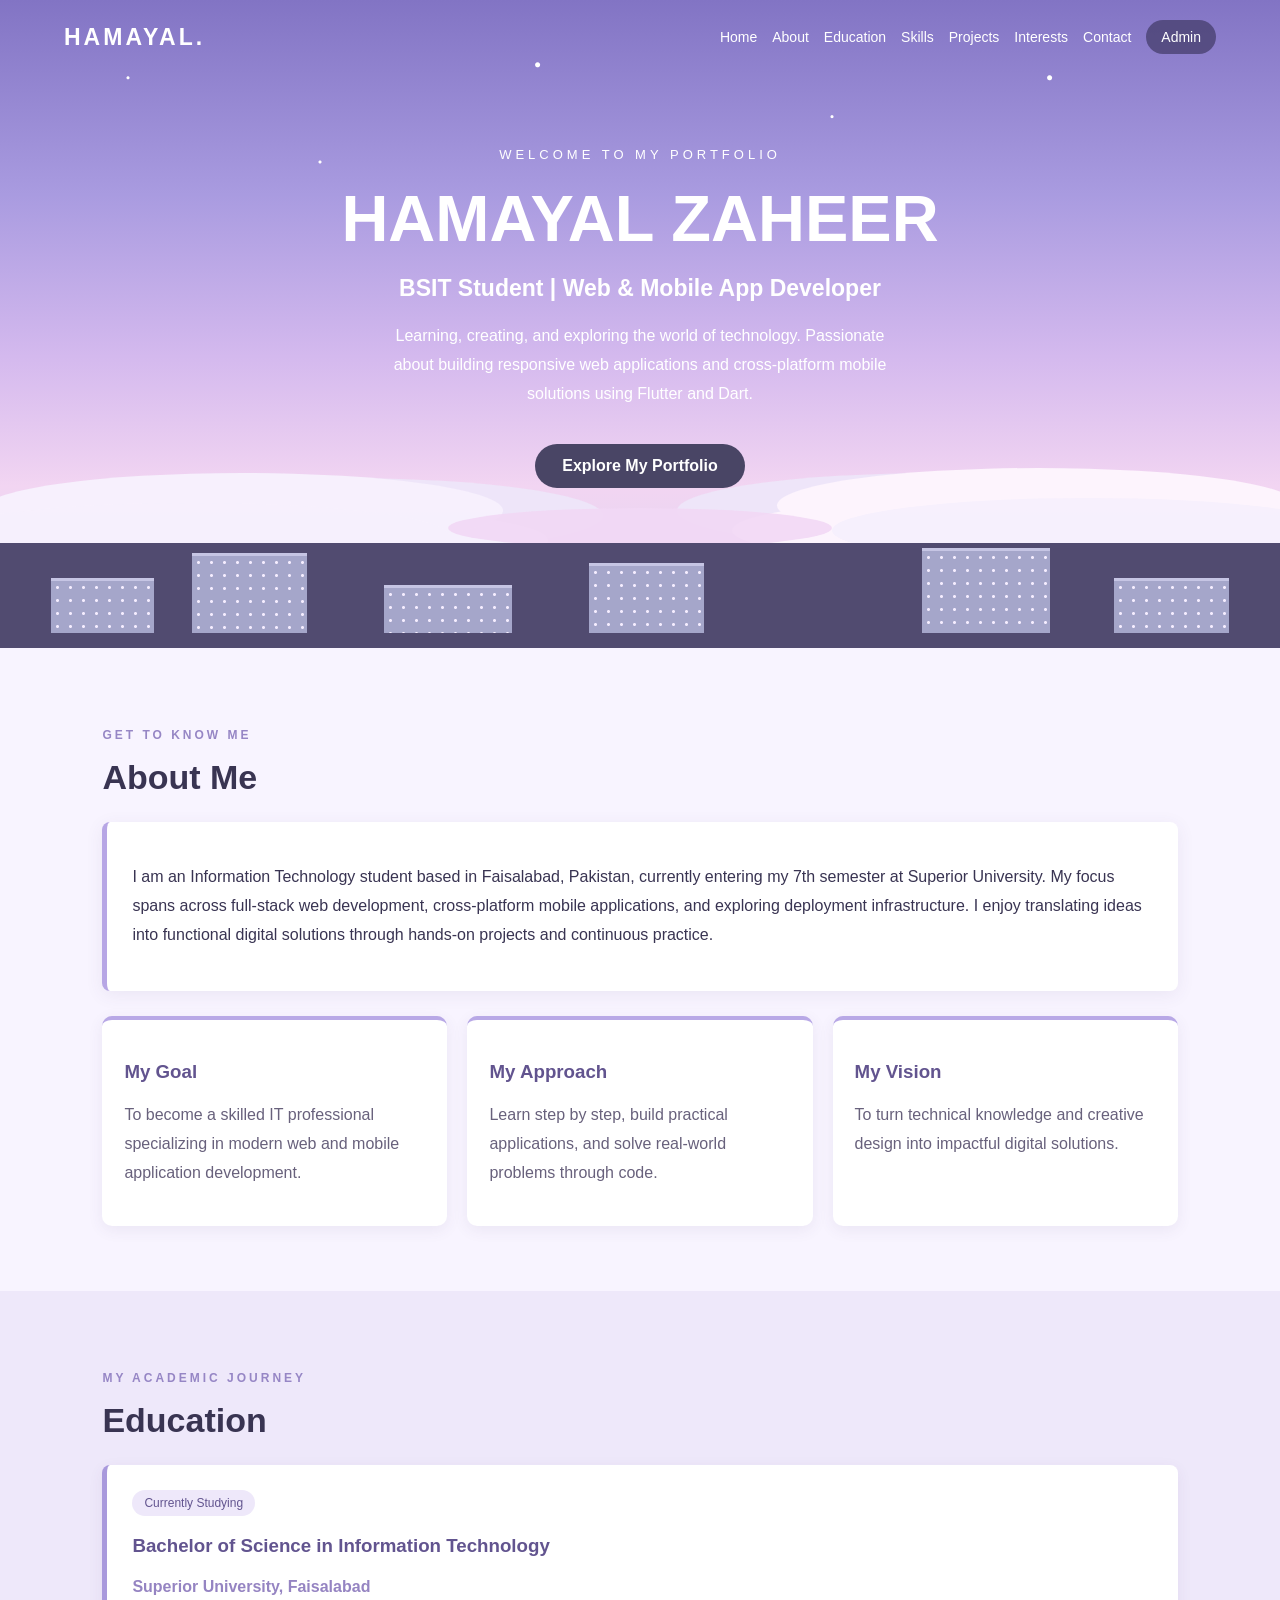
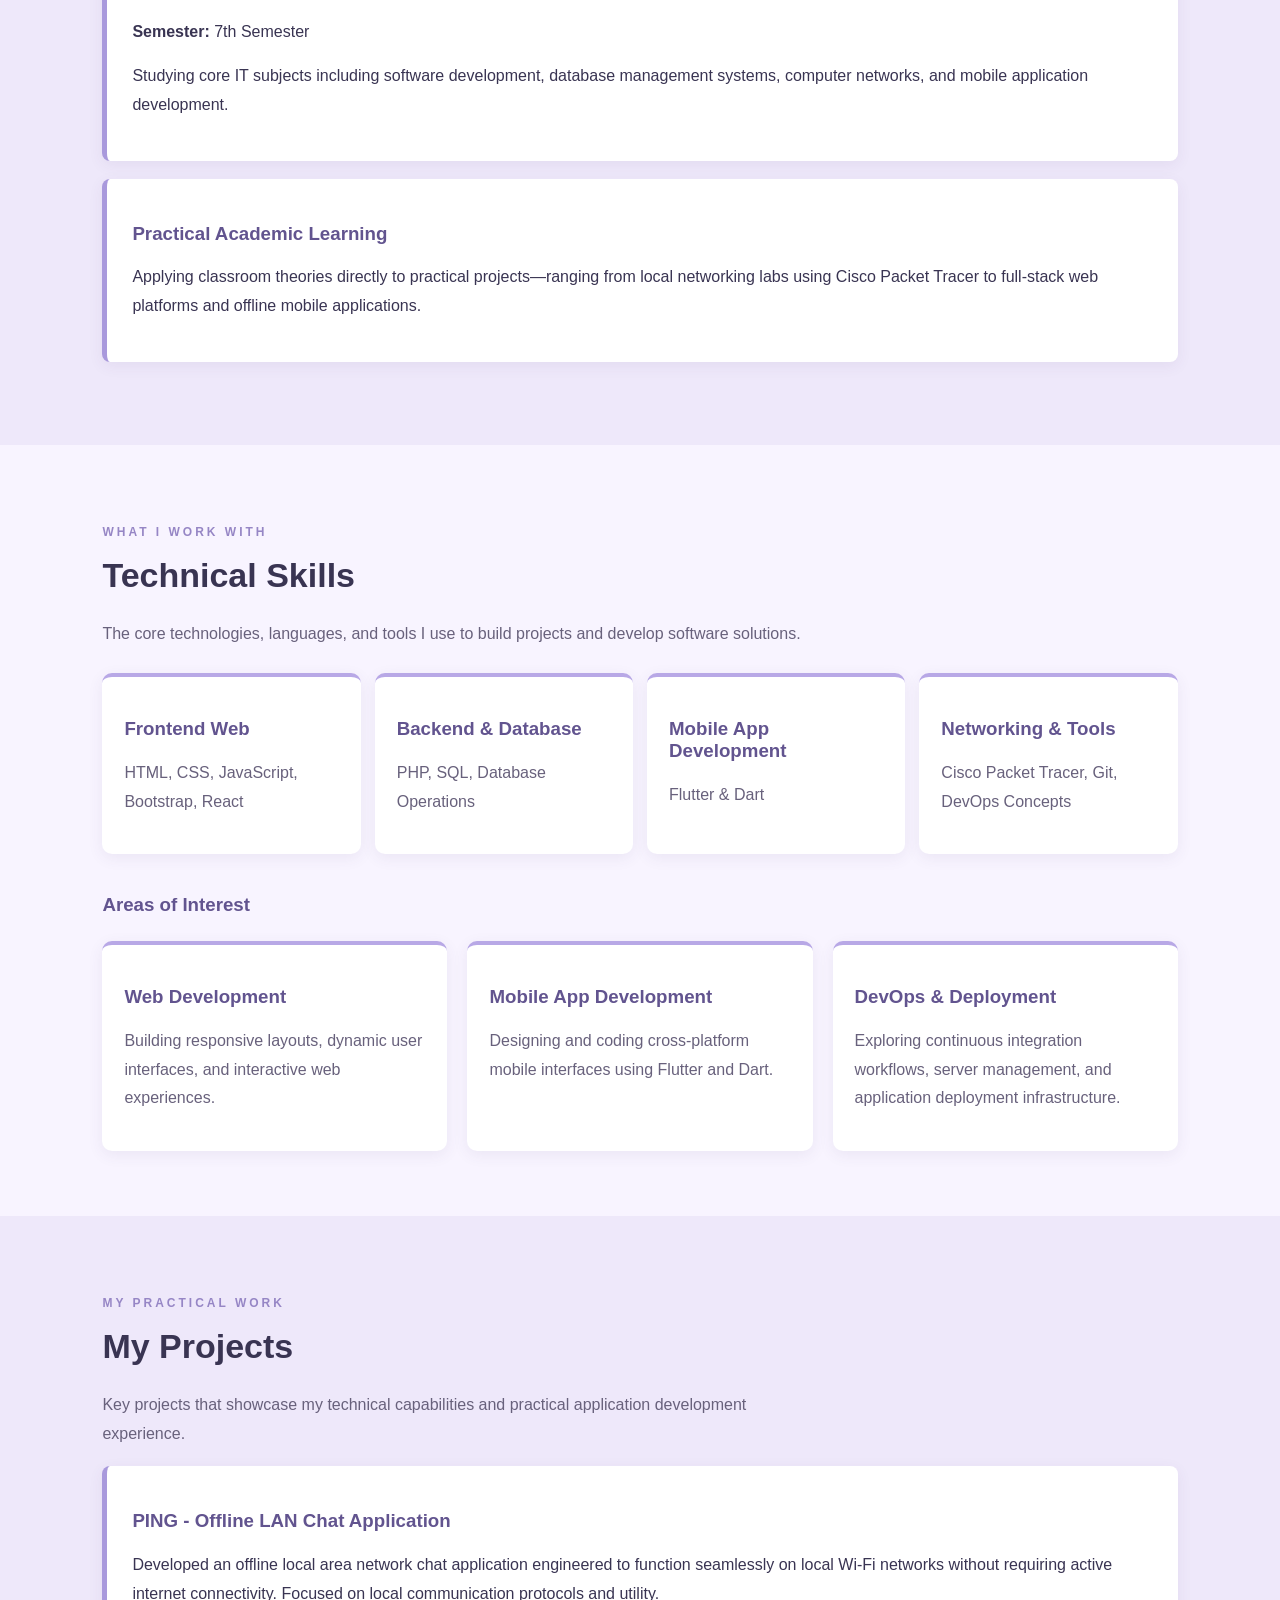
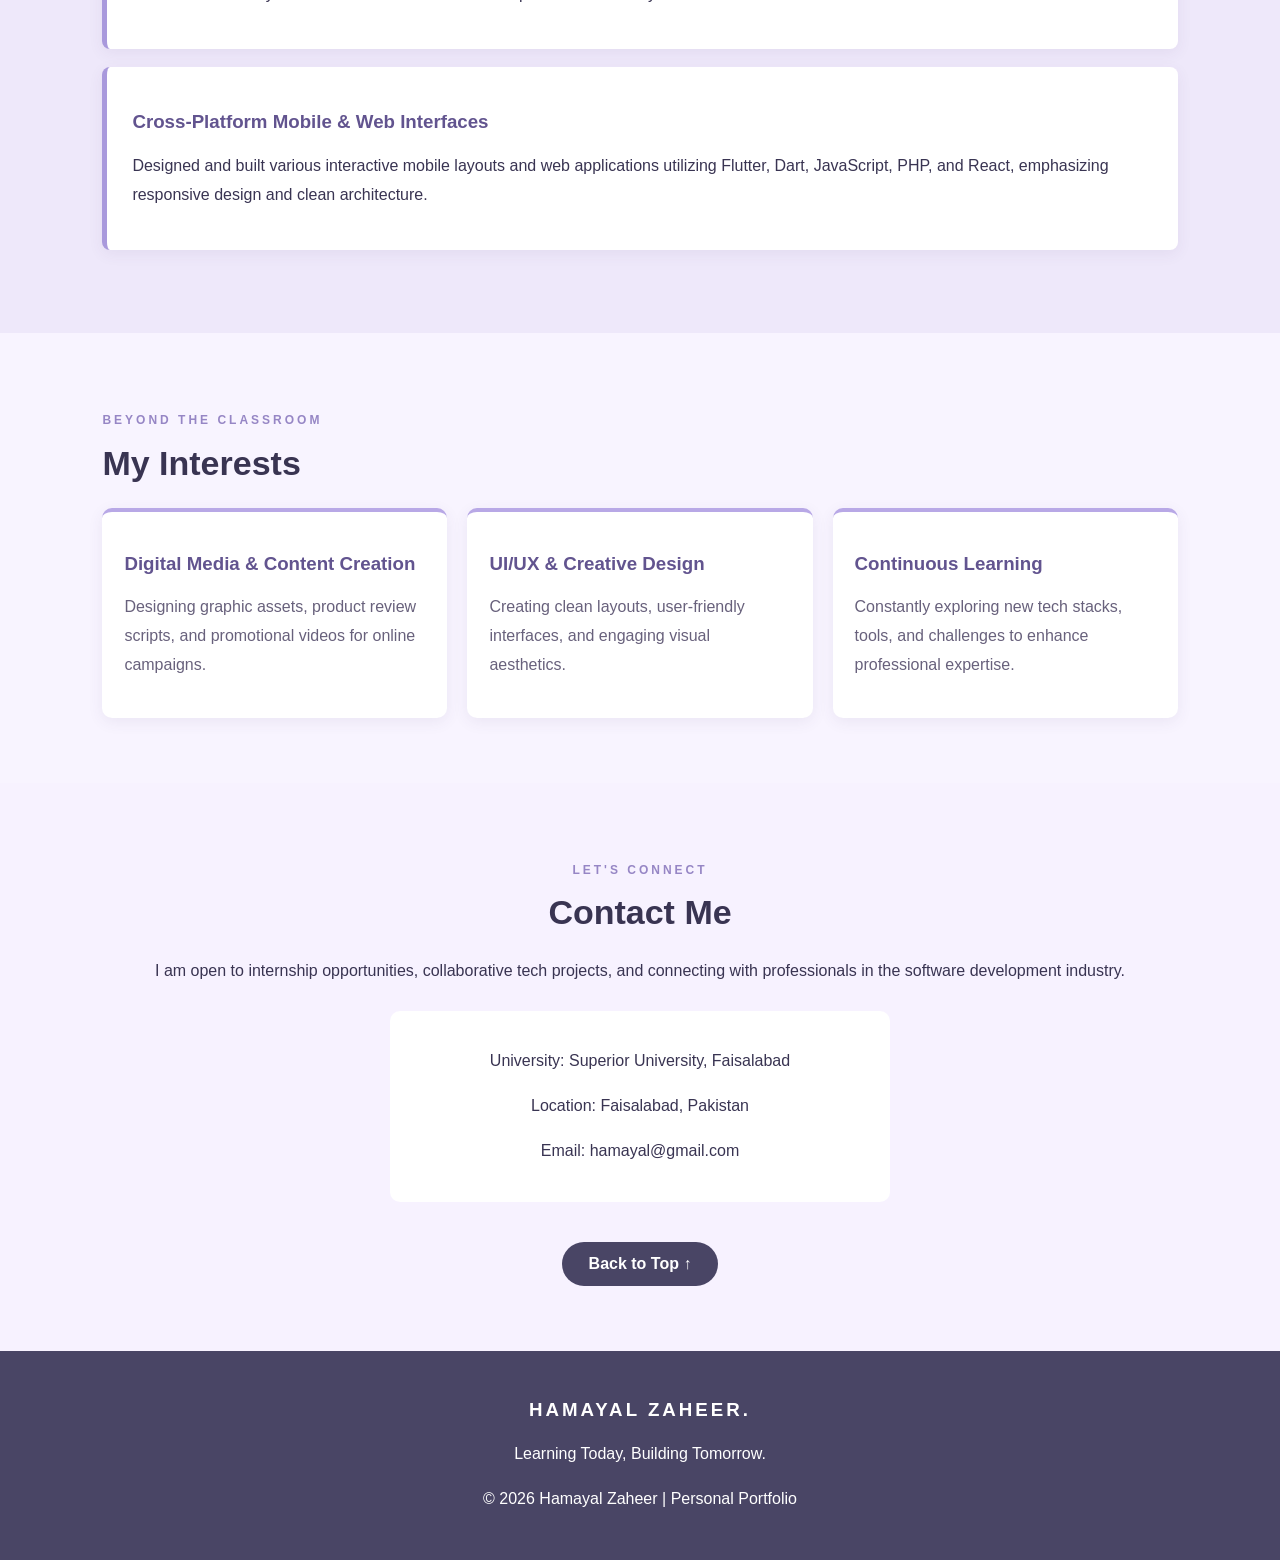
<file: index.html>
<!DOCTYPE html>
<html lang="en">
<head>
    <meta charset="UTF-8">
    <meta name="viewport" content="width=device-width, initial-scale=1.0">
    <title>HAMAYAL ZAHEER | Portfolio</title>
    <link rel="stylesheet" href="style.css">
</head>
<body>

    <header>
        <a href="index.html" class="logo">HAMAYAL.</a>

        <nav>
            <a href="#home">Home</a>
            <a href="#about">About</a>
            <a href="#education">Education</a>
            <a href="#skills">Skills</a>
            <a href="#projects">Projects</a>
            <a href="#interests">Interests</a>
            <a href="#contact">Contact</a>
            <a href="admin.html" class="admin-link">Admin</a>
        </nav>
    </header>

    <!-- Home -->
    <section class="hero" id="home">
        <div class="hero-content">
            <p class="small-heading">WELCOME TO MY PORTFOLIO</p>
            <h1 id="name">HAMAYAL ZAHEER</h1>
            <h2 id="role">BSIT Student | Web & Mobile App Developer</h2>

            <p class="hero-description">
                Learning, creating, and exploring the world of technology. 
                Passionate about building responsive web applications and cross-platform mobile solutions using Flutter and Dart.
            </p>

            <a href="#about" class="btn">Explore My Portfolio</a>
        </div>

        <div class="cloud cloud-one"></div>
        <div class="cloud cloud-two"></div>
        <div class="cloud cloud-three"></div>

        <div class="city">
            <div class="building building-one"></div>
            <div class="building building-two"></div>
            <div class="building building-three"></div>
            <div class="building building-four"></div>
            <div class="building building-five"></div>
            <div class="building building-six"></div>
        </div>
    </section>

    <!-- About -->
    <section id="about" class="section">
        <p class="section-label">GET TO KNOW ME</p>
        <h2>About Me</h2>

        <div class="about-box">
            <p id="aboutText">
                I am an Information Technology student based in Faisalabad, Pakistan, currently entering my 7th semester at Superior University. 
                My focus spans across full-stack web development, cross-platform mobile applications, and exploring deployment infrastructure. 
                I enjoy translating ideas into functional digital solutions through hands-on projects and continuous practice.
            </p>
        </div>

        <div class="card-container">
            <div class="info-card">
                <h3>My Goal</h3>
                <p>To become a skilled IT professional specializing in modern web and mobile application development.</p>
            </div>

            <div class="info-card">
                <h3>My Approach</h3>
                <p>Learn step by step, build practical applications, and solve real-world problems through code.</p>
            </div>

            <div class="info-card">
                <h3>My Vision</h3>
                <p>To turn technical knowledge and creative design into impactful digital solutions.</p>
            </div>
        </div>
    </section>

    <!-- Education -->
    <section id="education" class="section alternate">
        <p class="section-label">MY ACADEMIC JOURNEY</p>
        <h2>Education</h2>

        <div class="content-card">
            <span class="tag">Currently Studying</span>
            <h3>Bachelor of Science in Information Technology</h3>
            <h4>Superior University, Faisalabad</h4>
            <p><strong>Semester:</strong> 7th Semester</p>
            <p>
                Studying core IT subjects including software development, database management systems, 
                computer networks, and mobile application development.
            </p>
        </div>

        <div class="content-card">
            <h3>Practical Academic Learning</h3>
            <p>
                Applying classroom theories directly to practical projects—ranging from local networking labs using 
                Cisco Packet Tracer to full-stack web platforms and offline mobile applications.
            </p>
        </div>
    </section>

    <!-- Skills -->
    <section id="skills" class="section">
        <p class="section-label">WHAT I WORK WITH</p>
        <h2>Technical Skills</h2>

        <p class="section-intro">
            The core technologies, languages, and tools I use to build projects and develop software solutions.
        </p>

        <div id="skillsList" class="skills-container">
            <!-- Example skill tags/cards representation -->
            <div class="info-card"><h3>Frontend Web</h3><p>HTML, CSS, JavaScript, Bootstrap, React</p></div>
            <div class="info-card"><h3>Backend & Database</h3><p>PHP, SQL, Database Operations</p></div>
            <div class="info-card"><h3>Mobile App Development</h3><p>Flutter & Dart</p></div>
            <div class="info-card"><h3>Networking & Tools</h3><p>Cisco Packet Tracer, Git, DevOps Concepts</p></div>
        </div>

        <h3 class="sub-heading">Areas of Interest</h3>

        <div class="card-container">
            <div class="info-card">
                <h3>Web Development</h3>
                <p>Building responsive layouts, dynamic user interfaces, and interactive web experiences.</p>
            </div>

            <div class="info-card">
                <h3>Mobile App Development</h3>
                <p>Designing and coding cross-platform mobile interfaces using Flutter and Dart.</p>
            </div>

            <div class="info-card">
                <h3>DevOps & Deployment</h3>
                <p>Exploring continuous integration workflows, server management, and application deployment infrastructure.</p>
            </div>
        </div>
    </section>

    <!-- Projects -->
    <section id="projects" class="section alternate">
        <p class="section-label">MY PRACTICAL WORK</p>
        <h2>My Projects</h2>

        <p class="section-intro">
            Key projects that showcase my technical capabilities and practical application development experience.
        </p>

        <div id="projectsList">
            <div class="content-card">
                <h3>PING - Offline LAN Chat Application</h3>
                <p>
                    Developed an offline local area network chat application engineered to function seamlessly on local Wi-Fi 
                    networks without requiring active internet connectivity. Focused on local communication protocols and utility.
                </p>
            </div>
            <div class="content-card">
                <h3>Cross-Platform Mobile & Web Interfaces</h3>
                <p>
                    Designed and built various interactive mobile layouts and web applications utilizing Flutter, Dart, 
                    JavaScript, PHP, and React, emphasizing responsive design and clean architecture.
                </p>
            </div>
        </div>
    </section>

    <!-- Interests -->
    <section id="interests" class="section">
        <p class="section-label">BEYOND THE CLASSROOM</p>
        <h2>My Interests</h2>

        <div class="card-container">
            <div class="info-card">
                <h3>Digital Media & Content Creation</h3>
                <p>Designing graphic assets, product review scripts, and promotional videos for online campaigns.</p>
            </div>

            <div class="info-card">
                <h3>UI/UX & Creative Design</h3>
                <p>Creating clean layouts, user-friendly interfaces, and engaging visual aesthetics.</p>
            </div>

            <div class="info-card">
                <h3>Continuous Learning</h3>
                <p>Constantly exploring new tech stacks, tools, and challenges to enhance professional expertise.</p>
            </div>
        </div>
    </section>

    <!-- Contact -->
    <section id="contact" class="section contact-section">
        <p class="section-label">LET'S CONNECT</p>
        <h2>Contact Me</h2>

        <p>
            I am open to internship opportunities, collaborative tech projects, 
            and connecting with professionals in the software development industry.
        </p>

        <div class="contact-box">
            <p>University: Superior University, Faisalabad</p>
            <p>Location: Faisalabad, Pakistan</p>
            <p>Email: hamayal@gmail.com</p>
        </div>

        <a href="#home" class="btn">Back to Top ↑</a>
    </section>

    <footer>
        <h3>HAMAYAL ZAHEER.</h3>
        <p>Learning Today, Building Tomorrow.</p>
        <p>© 2026 Hamayal Zaheer | Personal Portfolio</p>
    </footer>

    <script src="script.js"></script>
</body>
</html>
</file>
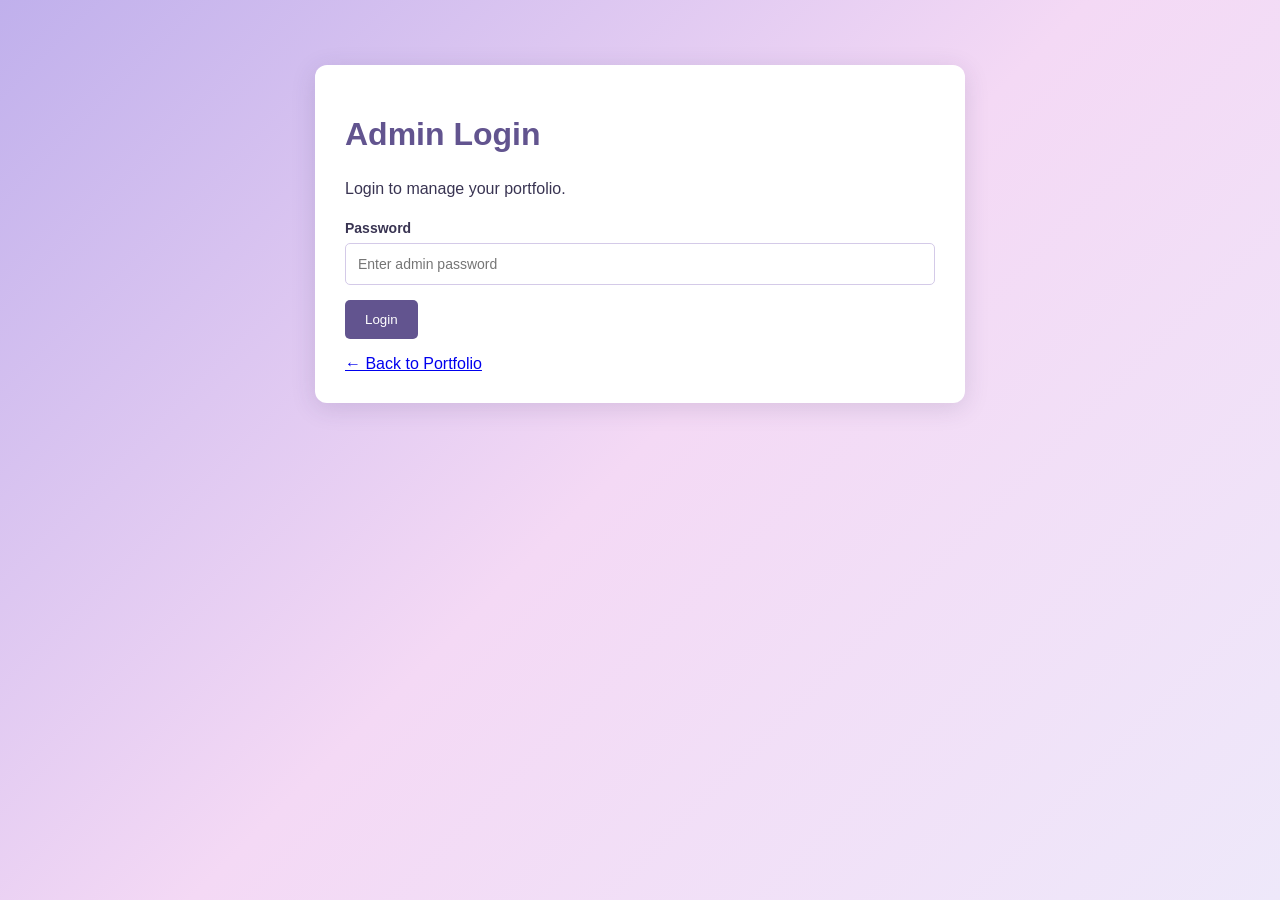
<file: admin.html>
<!DOCTYPE html>
<html lang="en">
<head>
    <meta charset="UTF-8">
    <meta name="viewport" content="width=device-width, initial-scale=1.0">
    <title>Admin Panel | HAMAYAL Portfolio</title>
    <link rel="stylesheet" href="style.css">
</head>

<body class="admin-page">

    <!-- Login Form -->
    <div class="admin-box" id="loginBox">
        <h1>Admin Login</h1>
        <p>Login to manage your portfolio.</p>

        <form id="loginForm">
            <label for="password">Password</label>
            <input
                type="password"
                id="password"
                placeholder="Enter admin password"
                required
            >

            <button type="submit">Login</button>
        </form>

        <p id="loginMessage" class="admin-message"></p>

        <a href="index.html">← Back to Portfolio</a>
    </div>

    <!-- Admin Dashboard -->
    <div class="admin-box" id="dashboard" style="display: none;">
        <h1>Portfolio Dashboard</h1>
        <p>Edit your information and save your changes.</p>

        <form id="portfolioForm">

            <label for="nameInput">Full Name</label>
            <input type="text" id="nameInput" required>

            <label for="roleInput">Your Role</label>
            <input type="text" id="roleInput" required>

            <label for="aboutInput">About Me</label>
            <textarea id="aboutInput" required></textarea>

            <label for="emailInput">Email Address</label>
            <input type="email" id="emailInput" required>

            <label for="skillsInput">Skills</label>
            <textarea id="skillsInput" placeholder="HTML, CSS, JavaScript"></textarea>
            <small>Separate each skill with a comma.</small>

            <hr>

            <h2>Project 1</h2>

            <label for="project1Title">Project Title</label>
            <input type="text" id="project1Title" required>

            <label for="project1Description">Project Description</label>
            <textarea id="project1Description" required></textarea>

            <h2>Project 2</h2>

            <label for="project2Title">Project Title</label>
            <input type="text" id="project2Title" required>

            <label for="project2Description">Project Description</label>
            <textarea id="project2Description" required></textarea>

            <h2>Project 3</h2>

            <label for="project3Title">Project Title</label>
            <input type="text" id="project3Title" required>

            <label for="project3Description">Project Description</label>
            <textarea id="project3Description" required></textarea>

            <button type="submit">Save Changes</button>
            <button type="button" id="logoutButton">Logout</button>
        </form>

        <p id="saveMessage" class="admin-message"></p>

        <a href="index.html">View Portfolio</a>
    </div>

    <script src="admin.js"></script>
</body>
</html>
</file>
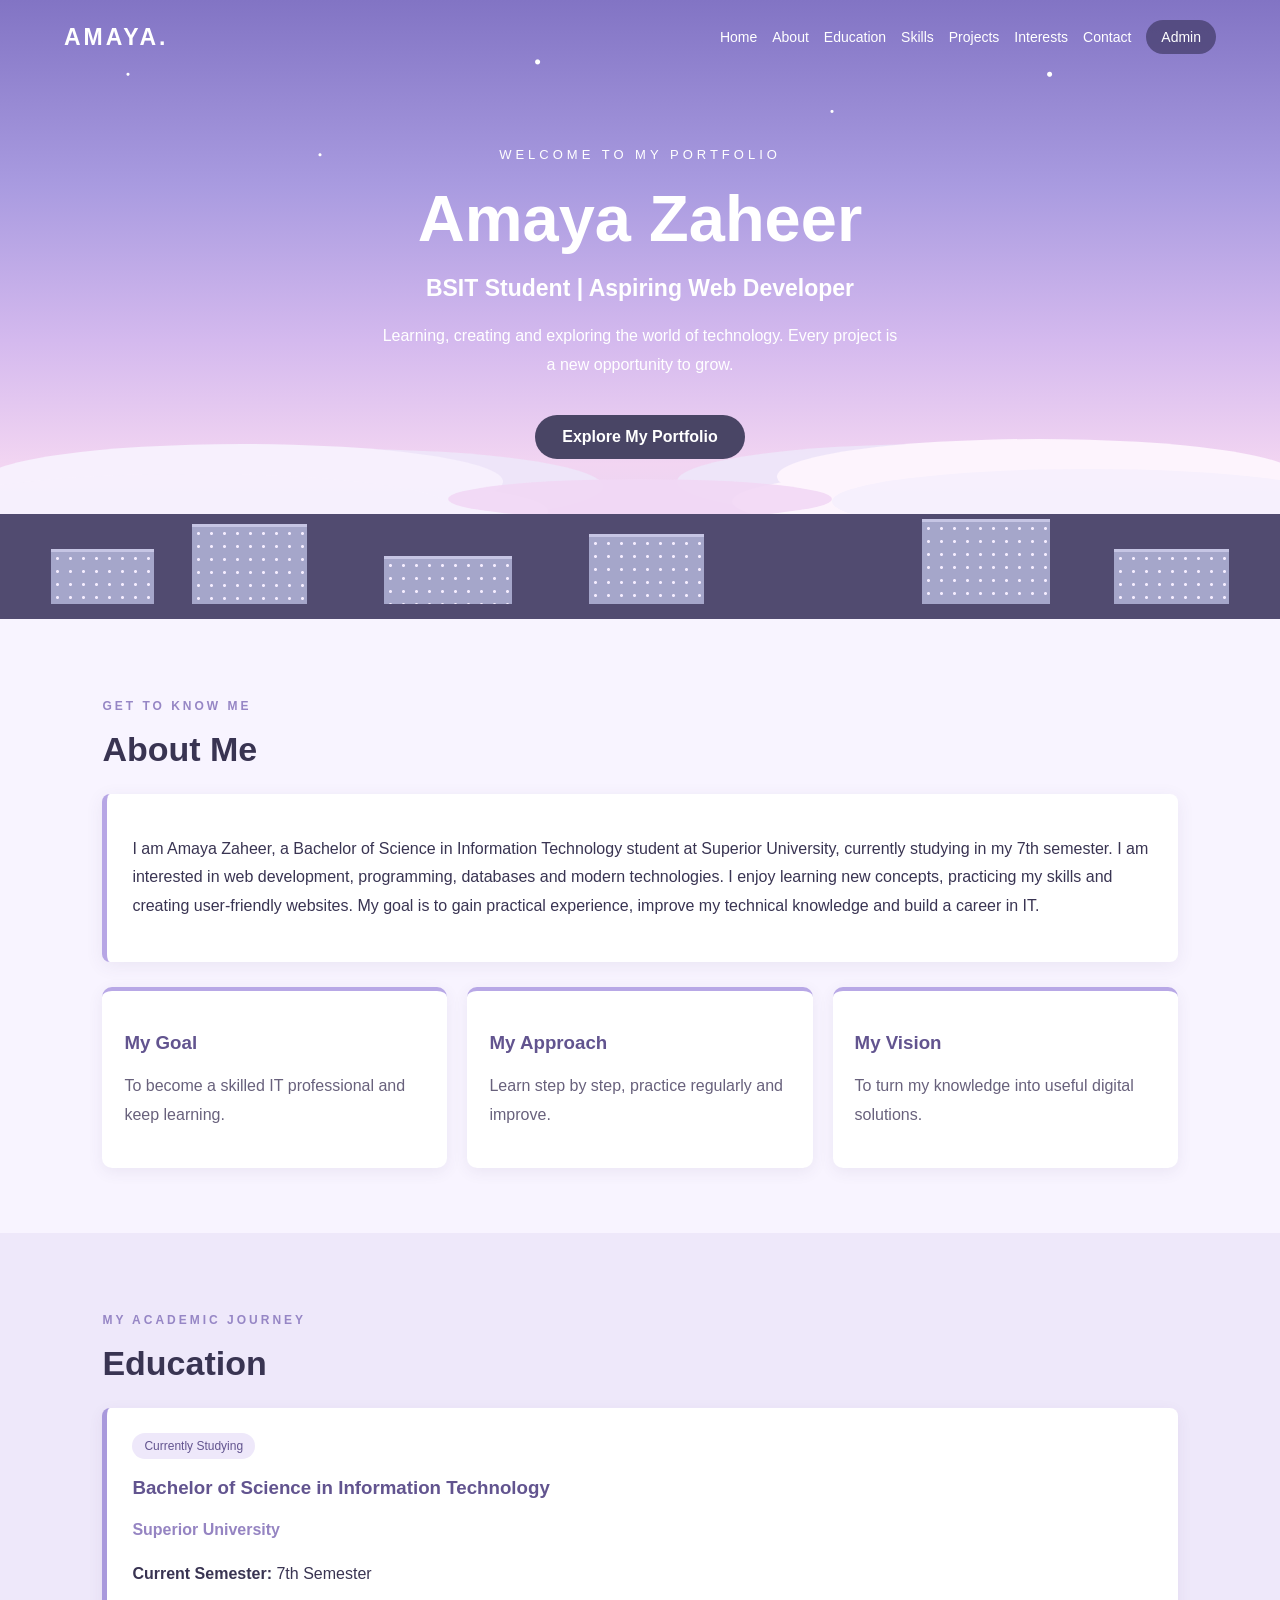
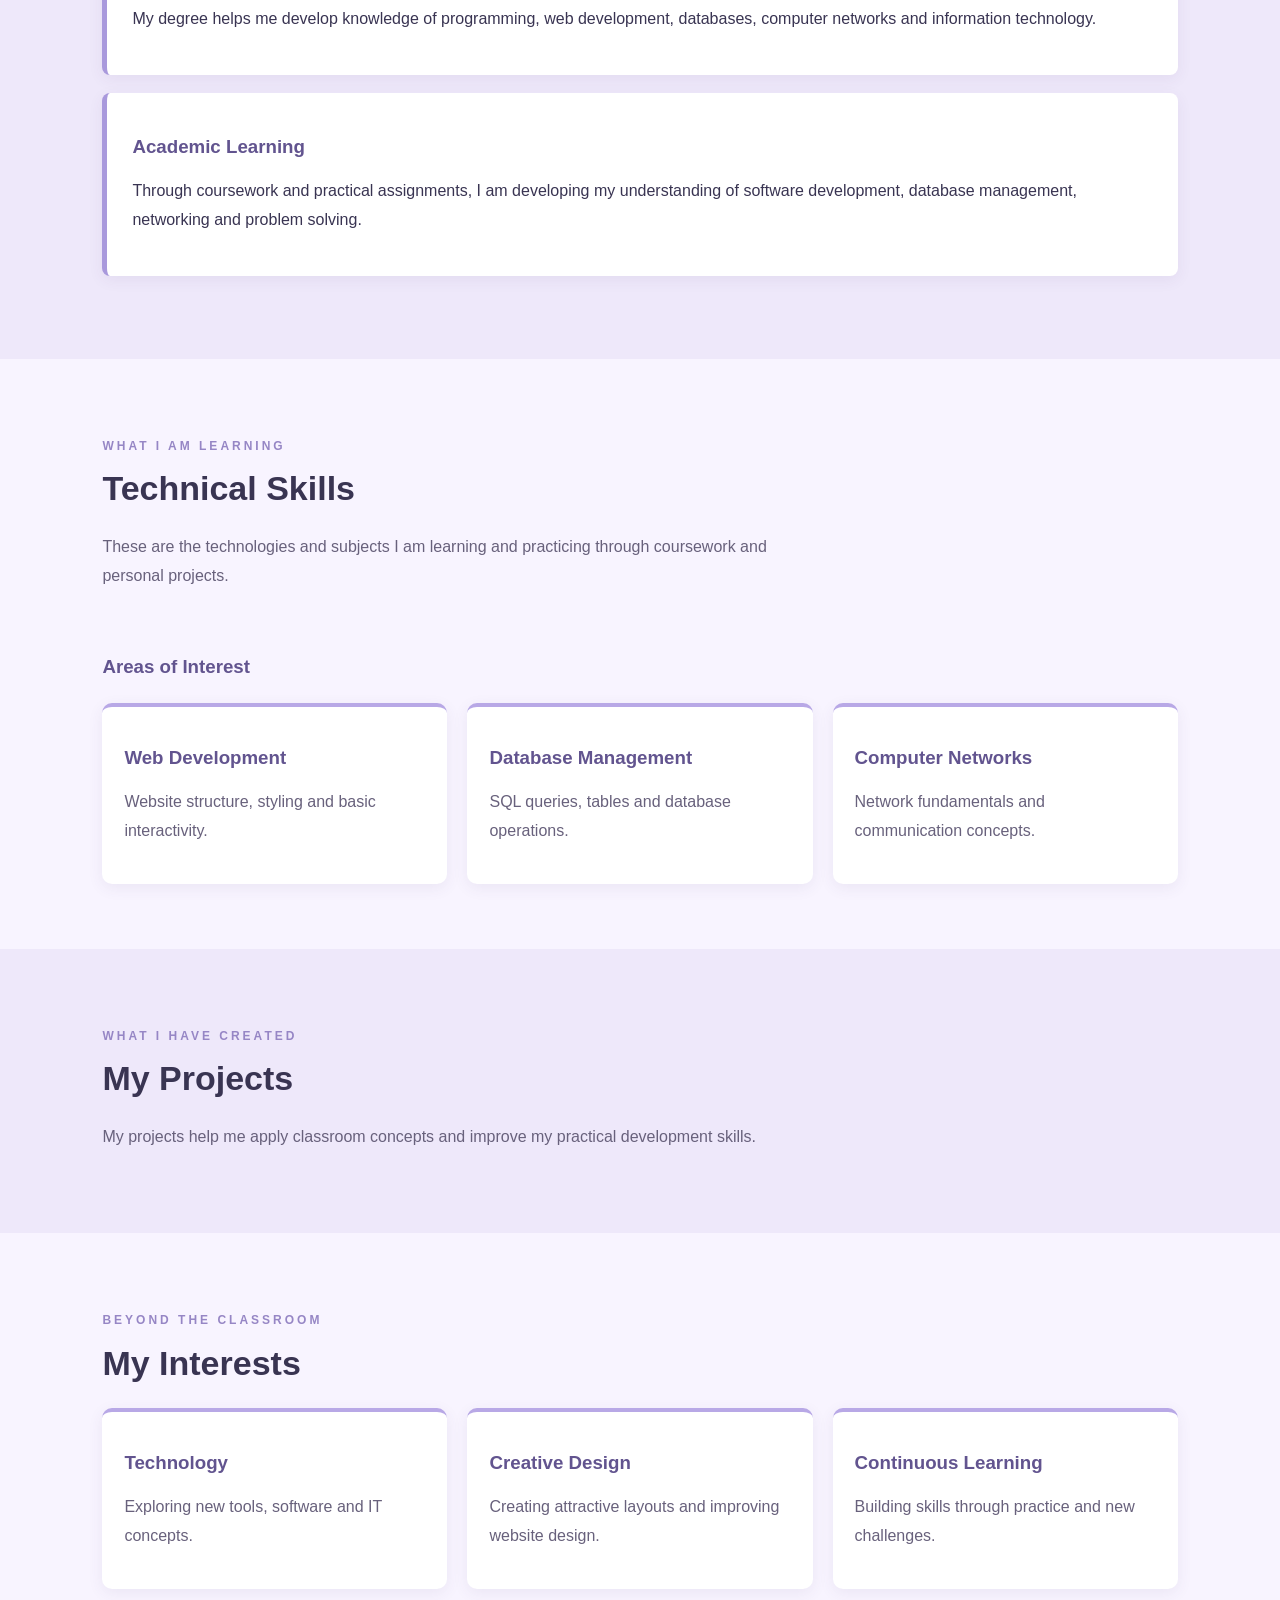
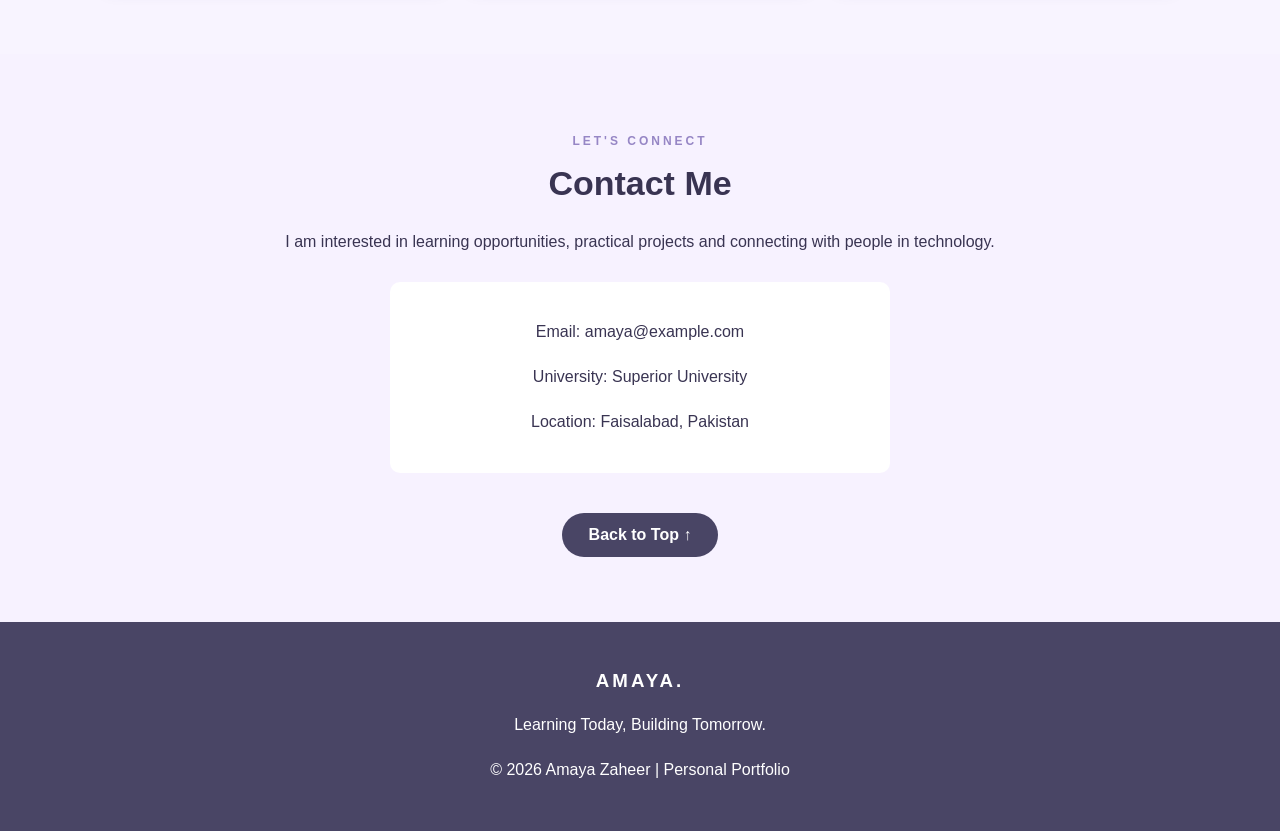
<file: hamayalportfolio.html>
<!DOCTYPE html>
<html lang="en">
<head>
    <meta charset="UTF-8">
    <meta name="viewport" content="width=device-width, initial-scale=1.0">
    <title>Amaya Zaheer | Portfolio</title>
    <link rel="stylesheet" href="style.css">
</head>
<body>

    <!-- Navigation Bar -->
    <header>
        <a href="#home" class="logo">AMAYA.</a>

        <nav>
            <a href="#home">Home</a>
            <a href="#about">About</a>
            <a href="#education">Education</a>
            <a href="#skills">Skills</a>
            <a href="#projects">Projects</a>
            <a href="#interests">Interests</a>
            <a href="#contact">Contact</a>
            <a href="admin.html" class="admin-link">Admin</a>
        </nav>
    </header>

    <!-- Home -->
    <section class="hero" id="home">
        <div class="stars"></div>

        <div class="hero-content">
            <p class="small-heading">WELCOME TO MY PORTFOLIO</p>
            <h1 id="name">Amaya Zaheer</h1>
            <h2 id="role">BSIT Student | Aspiring Web Developer</h2>

            <p class="hero-description">
                Learning, creating and exploring the world of technology.
                Every project is a new opportunity to grow.
            </p>

            <a href="#about" class="btn">Explore My Portfolio</a>
        </div>

        <!-- Decorative Clouds -->
        <div class="cloud cloud-one"></div>
        <div class="cloud cloud-two"></div>
        <div class="cloud cloud-three"></div>

        <!-- Decorative City -->
        <div class="city">
            <div class="building building-one"></div>
            <div class="building building-two"></div>
            <div class="building building-three"></div>
            <div class="building building-four"></div>
            <div class="building building-five"></div>
            <div class="building building-six"></div>
        </div>
    </section>

    <!-- About -->
    <section id="about" class="section">
        <p class="section-label">GET TO KNOW ME</p>
        <h2>About Me</h2>

        <div class="about-box">
            <p id="aboutText">
                I am Amaya Zaheer, a Bachelor of Science in Information
                Technology student at Superior University, currently
                studying in my 7th semester.

                I am interested in web development, programming,
                databases and modern technologies. I enjoy learning
                new concepts, practicing my skills and creating
                user-friendly websites.

                My goal is to gain practical experience, improve
                my technical knowledge and build a career in IT.
            </p>
        </div>

        <div class="card-container">
            <div class="info-card">
                <h3>My Goal</h3>
                <p>To become a skilled IT professional and keep learning.</p>
            </div>

            <div class="info-card">
                <h3>My Approach</h3>
                <p>Learn step by step, practice regularly and improve.</p>
            </div>

            <div class="info-card">
                <h3>My Vision</h3>
                <p>To turn my knowledge into useful digital solutions.</p>
            </div>
        </div>
    </section>

    <!-- Education -->
    <section id="education" class="section alternate">
        <p class="section-label">MY ACADEMIC JOURNEY</p>
        <h2>Education</h2>

        <div class="content-card">
            <span class="tag">Currently Studying</span>
            <h3>Bachelor of Science in Information Technology</h3>
            <h4>Superior University</h4>
            <p><strong>Current Semester:</strong> 7th Semester</p>
            <p>
                My degree helps me develop knowledge of programming,
                web development, databases, computer networks and
                information technology.
            </p>
        </div>

        <div class="content-card">
            <h3>Academic Learning</h3>
            <p>
                Through coursework and practical assignments, I am
                developing my understanding of software development,
                database management, networking and problem solving.
            </p>
        </div>
    </section>

    <!-- Skills -->
    <section id="skills" class="section">
        <p class="section-label">WHAT I AM LEARNING</p>
        <h2>Technical Skills</h2>

        <p class="section-intro">
            These are the technologies and subjects I am learning
            and practicing through coursework and personal projects.
        </p>

        <div id="skillsList" class="skills-container"></div>

        <h3 class="sub-heading">Areas of Interest</h3>

        <div class="card-container">
            <div class="info-card">
                <h3>Web Development</h3>
                <p>Website structure, styling and basic interactivity.</p>
            </div>

            <div class="info-card">
                <h3>Database Management</h3>
                <p>SQL queries, tables and database operations.</p>
            </div>

            <div class="info-card">
                <h3>Computer Networks</h3>
                <p>Network fundamentals and communication concepts.</p>
            </div>
        </div>
    </section>

    <!-- Projects -->
    <section id="projects" class="section alternate">
        <p class="section-label">WHAT I HAVE CREATED</p>
        <h2>My Projects</h2>

        <p class="section-intro">
            My projects help me apply classroom concepts and improve
            my practical development skills.
        </p>

        <div id="projectsList" class="projects-container"></div>
    </section>

    <!-- Interests -->
    <section id="interests" class="section">
        <p class="section-label">BEYOND THE CLASSROOM</p>
        <h2>My Interests</h2>

        <div class="card-container">
            <div class="info-card">
                <h3>Technology</h3>
                <p>Exploring new tools, software and IT concepts.</p>
            </div>

            <div class="info-card">
                <h3>Creative Design</h3>
                <p>Creating attractive layouts and improving website design.</p>
            </div>

            <div class="info-card">
                <h3>Continuous Learning</h3>
                <p>Building skills through practice and new challenges.</p>
            </div>
        </div>
    </section>

    <!-- Contact -->
    <section id="contact" class="section contact-section">
        <p class="section-label">LET'S CONNECT</p>
        <h2>Contact Me</h2>

        <p>
            I am interested in learning opportunities, practical
            projects and connecting with people in technology.
        </p>

        <div class="contact-box">
            <p id="email">Email: amaya@example.com</p>
            <p>University: Superior University</p>
            <p>Location: Faisalabad, Pakistan</p>
        </div>

        <a href="#home" class="btn">Back to Top ↑</a>
    </section>

    <!-- Footer -->
    <footer>
        <h3>AMAYA.</h3>
        <p>Learning Today, Building Tomorrow.</p>
        <p>© 2026 Amaya Zaheer | Personal Portfolio</p>
    </footer>

    <script src="script.js"></script>
</body>
</html>
</file>
<file: style.css>
* {
    box-sizing: border-box;
}

html {
    scroll-behavior: smooth;
    scroll-padding-top: 25px;
}

body {
    margin: 0;
    font-family: Arial, sans-serif;
    color: #393452;
    background: #f8f4ff;
}

p {
    line-height: 1.8;
}

/* Navigation */
header {
    width: 100%;
    padding: 20px 5%;
    display: flex;
    justify-content: space-between;
    align-items: center;
    flex-wrap: wrap;
    gap: 15px;
    position: absolute;
    top: 0;
    left: 0;
    z-index: 20;
}

.logo {
    color: white;
    font-size: 23px;
    font-weight: bold;
    letter-spacing: 3px;
    text-decoration: none;
}

nav {
    display: flex;
    flex-wrap: wrap;
    align-items: center;
    gap: 15px;
}

nav a {
    color: white;
    text-decoration: none;
    font-size: 14px;
}

nav a:hover {
    color: #ffe1ff;
}

.admin-link {
    padding: 9px 15px;
    background: rgba(65, 57, 101, 0.7);
    border-radius: 20px;
}

/* Sky Hero */
.hero {
    min-height: 600px;
    position: relative;
    overflow: hidden;
    display: flex;
    justify-content: center;
    align-items: center;
    text-align: center;
    padding: 130px 20px 160px;
    color: white;

    background:
        radial-gradient(circle at 10% 12%, white 1px, transparent 2px),
        radial-gradient(circle at 25% 25%, white 1px, transparent 2px),
        radial-gradient(circle at 42% 10%, white 2px, transparent 3px),
        radial-gradient(circle at 65% 18%, white 1px, transparent 2px),
        radial-gradient(circle at 82% 12%, white 2px, transparent 3px),
        linear-gradient(
            to bottom,
            #8274c4,
            #a99be0 30%,
            #d4b9ee 55%,
            #f2d5f2 75%,
            #d7d5ef
        );
}

.hero-content {
    position: relative;
    z-index: 5;
    max-width: 750px;
}

.small-heading {
    font-size: 13px;
    letter-spacing: 4px;
}

.hero h1 {
    font-size: 65px;
    margin: 15px 0;
    color: white;
}

.hero h2 {
    font-size: 23px;
    color: white;
}

.hero-description {
    max-width: 520px;
    margin: 20px auto;
}

/* Clouds */
.cloud {
    position: absolute;
    height: 65px;
    border-radius: 50%;
    background: #f8f4ff;
    opacity: 0.9;
}

.cloud-one {
    bottom: 80px;
    left: -5%;
    width: 40%;
    box-shadow:
        50px -25px 0 5px #f8f4ff,
        100px 5px 0 #f8f4ff,
        150px -20px 0 5px #eee7fa;
}

.cloud-two {
    bottom: 85px;
    right: -5%;
    width: 40%;
    box-shadow:
        -50px -25px 0 5px #fff8ff,
        -100px 0 0 #fff8ff,
        -150px -20px 0 5px #eee7fa;
}

.cloud-three {
    bottom: 100px;
    left: 35%;
    width: 30%;
    height: 40px;
    background: #f2d9f5;
}

/* City */
.city {
    position: absolute;
    bottom: 0;
    left: 0;
    width: 100%;
    height: 105px;
    background: #514b70;
    z-index: 2;
}

.building {
    position: absolute;
    bottom: 15px;
    background-color: #a5a6ca;
    border-top: 3px solid #c6c5e4;
    background-image:
        radial-gradient(circle, #f5edff 1px, transparent 2px);
    background-size: 13px 13px;
}

.building-one {
    left: 4%;
    width: 8%;
    height: 55px;
}

.building-two {
    left: 15%;
    width: 9%;
    height: 80px;
}

.building-three {
    left: 30%;
    width: 10%;
    height: 48px;
}

.building-four {
    left: 46%;
    width: 9%;
    height: 70px;
}

.building-five {
    right: 18%;
    width: 10%;
    height: 85px;
}

.building-six {
    right: 4%;
    width: 9%;
    height: 55px;
}

/* Buttons */
.btn {
    display: inline-block;
    margin-top: 15px;
    padding: 13px 27px;
    color: white;
    background: #494565;
    text-decoration: none;
    border-radius: 25px;
    font-weight: bold;
}

.btn:hover {
    background: #7768a9;
}

/* Sections */
.section {
    padding: 65px 8%;
    scroll-margin-top: 20px;
}

.alternate {
    background: #eee8fa;
}

.section-label {
    color: #9686c5;
    font-size: 12px;
    font-weight: bold;
    letter-spacing: 3px;
}

.section h2 {
    font-size: 34px;
    margin: 10px 0 25px;
}

.section-intro {
    max-width: 700px;
    color: #68617c;
}

/* About */
.about-box {
    background: white;
    border-left: 5px solid #b7a6e5;
    padding: 25px;
    border-radius: 8px;
    box-shadow: 0 4px 18px rgba(76, 61, 113, 0.08);
}

/* Cards */
.card-container {
    display: flex;
    flex-wrap: wrap;
    gap: 20px;
    margin-top: 25px;
}

.info-card {
    flex: 1;
    min-width: 190px;
    padding: 22px;
    background: white;
    border-radius: 10px;
    border-top: 4px solid #b8a8e6;
    box-shadow: 0 4px 15px rgba(80, 60, 120, 0.08);
}

.info-card h3,
.content-card h3,
.project-card h3 {
    color: #62548f;
}

.info-card p {
    color: #68617c;
}

/* Education and Projects */
.content-card,
.project-card {
    background: white;
    padding: 25px;
    margin: 18px 0;
    border-radius: 8px;
    border-left: 5px solid #a999dc;
    box-shadow: 0 4px 15px rgba(80, 60, 120, 0.07);
}

.content-card h4 {
    color: #9584c2;
}

.tag {
    display: inline-block;
    background: #eee8fa;
    color: #62548f;
    padding: 6px 12px;
    border-radius: 20px;
    font-size: 12px;
}

/* Skills */
.skills-container {
    display: flex;
    flex-wrap: wrap;
    gap: 14px;
    margin-top: 25px;
}

.skill {
    padding: 15px 22px;
    background: white;
    border: 1px solid #d1c3ef;
    border-radius: 8px;
    color: #51466f;
}

.sub-heading {
    color: #62548f;
    margin-top: 40px;
}

/* Contact */
.contact-section {
    text-align: center;
    background: #f7f2ff;
}

.contact-box {
    max-width: 500px;
    margin: 25px auto;
    padding: 20px;
    background: white;
    border-radius: 10px;
}

/* Footer */
footer {
    text-align: center;
    padding: 30px 15px;
    color: white;
    background: #494565;
}

footer h3 {
    letter-spacing: 3px;
}

/* Admin Page */
.admin-page {
    min-height: 100vh;
    padding: 40px 15px;
    background: linear-gradient(135deg, #c0b0ec, #f4d9f5, #eee8fa);
}

.admin-box {
    max-width: 650px;
    margin: 25px auto;
    padding: 30px;
    background: white;
    border-radius: 12px;
    box-shadow: 0 5px 25px rgba(60, 45, 100, 0.15);
}

.admin-box h1,
.admin-box h2 {
    color: #62548f;
}

.admin-box label {
    display: block;
    margin-top: 15px;
    font-size: 14px;
    font-weight: bold;
}

.admin-box input,
.admin-box textarea {
    width: 100%;
    padding: 12px;
    margin-top: 7px;
    border: 1px solid #d4cae8;
    border-radius: 5px;
    font-family: Arial, sans-serif;
    font-size: 14px;
}

.admin-box textarea {
    min-height: 100px;
    resize: vertical;
}

.admin-box button {
    padding: 12px 20px;
    margin-top: 15px;
    border: none;
    border-radius: 5px;
    background: #62548f;
    color: white;
    cursor: pointer;
}

.admin-box button:hover {
    background: #494565;
}

.admin-message {
    color: #62548f;
    font-weight: bold;
}

/* Mobile Screen */
@media (max-width: 750px) {
    header {
        position: relative;
        justify-content: center;
        background: #8b7bc9;
    }

    nav {
        justify-content: center;
        gap: 12px;
    }

    nav a {
        font-size: 12px;
    }

    .hero {
        min-height: 500px;
        padding: 70px 20px 150px;
    }

    .hero h1 {
        font-size: 40px;
    }

    .hero h2 {
        font-size: 19px;
    }

    .section {
        padding: 40px 6%;
    }

    .section h2 {
        font-size: 28px;
    }

    .info-card {
        min-width: 100%;
    }

    .admin-box {
        padding: 20px;
    }
}
</file>
